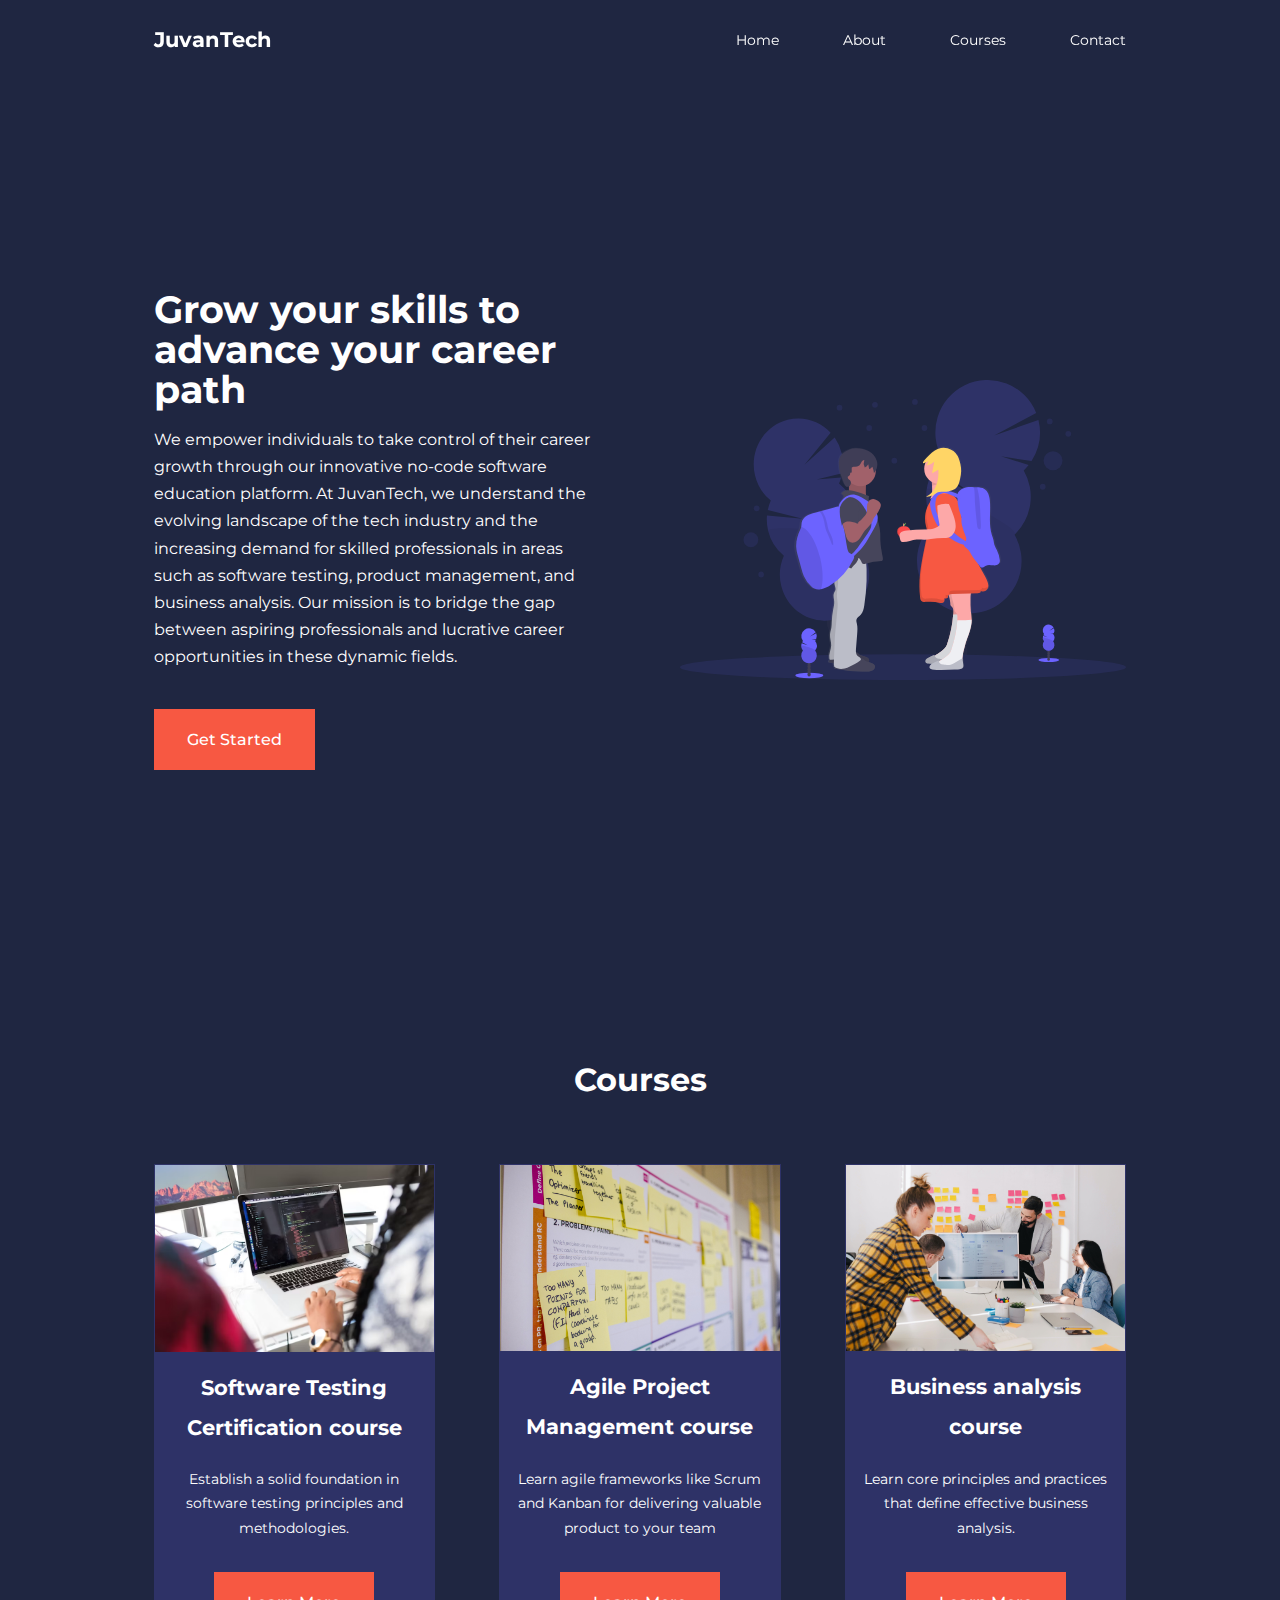
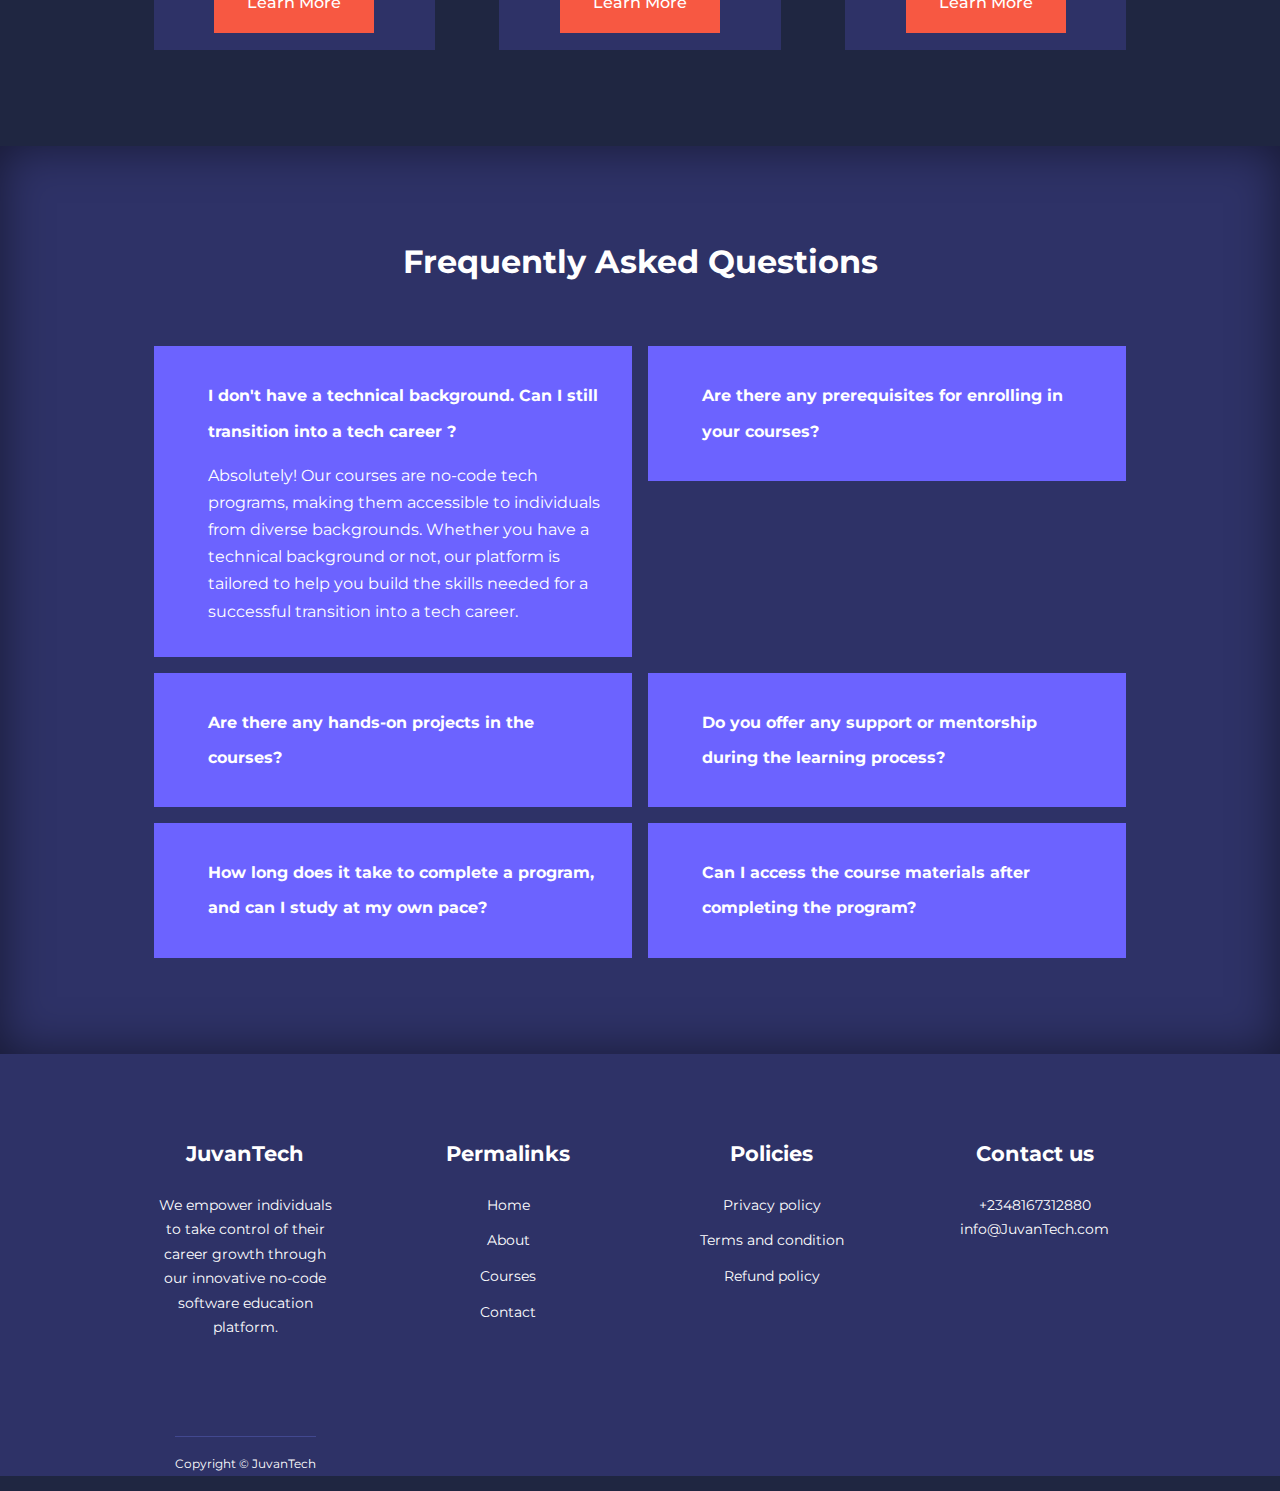
<file: index.html>
<!DOCTYPE html>
<html lang="en">
  <head>
    <meta charset="UTF-8" />
    <meta name="viewport" content="width=device-width, initial-scale=1.0" />
    <title>Education Website</title>
    <link rel="stylesheet" href="./style.css" />
    <!-- ICON SCOUT LINK -->
    <link
      rel="stylesheet"
      href="https://unicons.iconscout.com/release/v4.0.8/css/line.css"
    />

    <!-- GOOGLE FONT -->
    <link rel="preconnect" href="https://fonts.googleapis.com" />
    <link rel="preconnect" href="https://fonts.gstatic.com" crossorigin />
    <link
      href="https://fonts.googleapis.com/css2?family=Montserrat:ital,wght@0,300;0,400;0,500;0,600;0,700;0,900;1,800;1,900&display=swap"
      rel="stylesheet"
    />
  </head>
  <body>
    <nav>
      <div class="container nav__container">
        <a href="index.html"><h4>JuvanTech</h4></a>
        <ul class="nav__menu">
          <li><a href="index.html">Home</a></li>
          <li><a href="about.html">About</a></li>
          <li><a href="courses.html">Courses</a></li>
          <li><a href="contact.html">Contact</a></li>
        </ul>
        <button class="open-menu-btn"><i class="uil uil-bars"></i></button>
        <button class="close-menu-btn"><i class="uil uil-multiply"></i></button>
      </div>
    </nav>

    <!-- End of Navbar -->

    <header>
      <div class="container header__container">
        <div class="header__left">
          <h1>Grow your skills to advance your career path</h1>
          <p>
            We empower individuals to take control of their career growth
            through our innovative no-code software education platform. At
            JuvanTech, we understand the evolving landscape of the tech industry
            and the increasing demand for skilled professionals in areas such as
            software testing, product management, and business analysis. Our
            mission is to bridge the gap between aspiring professionals and
            lucrative career opportunities in these dynamic fields.
          </p>
          <a href="./courses.html" class="btn btn-primary">Get Started</a>
        </div>

        <div class="header__right">
          <div class="header__right-image">
            <img src="./website images/images/header.svg" alt="" />
          </div>
        </div>
      </div>
    </header>
    <!-- End of Header -->

    <!-- Courses section -->
    <section class="courses">
      <h2>Courses</h2>
      <div class="container courses__container">
        <article class="course">
          <div class="course__image">
            <img src="./website images/images/software testing.avif" alt="" />
            <div class="course__info">
              <h4>Software Testing Certification course</h4>
              <p>
                Establish a solid foundation in software testing principles and
                methodologies.
              </p>
              <a href="courses.html" class="btn btn-primary">Learn More</a>
            </div>
          </div>
        </article>

        <article class="course">
          <div class="course__image">
            <img src="./website images/images/Agile project image.jpg" alt="" />
            <div class="course__info">
              <h4>Agile Project Management course</h4>
              <p>
                Learn agile frameworks like Scrum and Kanban for delivering
                valuable product to your team
              </p>
              <a href="courses.html" class="btn btn-primary">Learn More</a>
            </div>
          </div>
        </article>

        <article class="course">
          <div class="course__image">
            <img src="./website images/images/Business analysis.jpg" alt="" />
            <div class="course__info">
              <h4>Business analysis course</h4>
              <p>
                Learn core principles and practices that define effective
                business analysis.
              </p>
              <a href="courses.html" class="btn btn-primary">Learn More</a>
            </div>
          </div>
        </article>
      </div>
    </section>

    <!-- Frequently asked Questions section -->

    <section class="faqs">
      <h2>Frequently Asked Questions</h2>
      <div class="container faqs__container">
        <article class="faq open">
          <div class="faq__icon"><i class="uil uil-plus"></i></div>
          <div class="question__answer">
            <h4>
              I don't have a technical background. Can I still transition into a
              tech career ?
            </h4>
            <p>
              Absolutely! Our courses are no-code tech programs, making them
              accessible to individuals from diverse backgrounds. Whether you
              have a technical background or not, our platform is tailored to
              help you build the skills needed for a successful transition into
              a tech career.
            </p>
          </div>
        </article>

        <article class="faq">
          <div class="faq__icon"><i class="uil uil-plus"></i></div>
          <div class="question__answer">
            <h4>Are there any prerequisites for enrolling in your courses?</h4>
            <p>
              All of our courses do not have strict prerequisites. We've
              designed them to be accessible to beginners while still providing
              valuable insights for those with some prior knowledge.
            </p>
          </div>
        </article>

        <article class="faq">
          <div class="faq__icon"><i class="uil uil-plus"></i></div>
          <div class="question__answer">
            <h4>Are there any hands-on projects in the courses?</h4>
            <p>
              Absolutely! Our courses include hands-on projects that simulate
              real-world scenarios. These projects are designed to reinforce
              your learning, allowing you to apply theoretical knowledge to
              practical situations. This approach ensures that you gain
              valuable, job-ready skills.
            </p>
          </div>
        </article>

        <article class="faq">
          <div class="faq__icon"><i class="uil uil-plus"></i></div>
          <div class="question__answer">
            <h4>
              Do you offer any support or mentorship during the learning
              process?
            </h4>
            <p>
              Yes, we provide support and mentorship throughout your learning
              journey. Our instructors are industry experts who are dedicated to
              helping you succeed. You can ask questions, participate in
              discussions, and seek guidance to enhance your understanding of
              the course materials.
            </p>
          </div>
        </article>

        <article class="faq">
          <div class="faq__icon"><i class="uil uil-plus"></i></div>
          <div class="question__answer">
            <h4>
              How long does it take to complete a program, and can I study at my
              own pace?
            </h4>
            <p>
              The duration of each program is 3 months which is equivalent to 24
              weekends (saturday and sunday).
            </p>
          </div>
        </article>

        <article class="faq">
          <div class="faq__icon"><i class="uil uil-plus"></i></div>
          <div class="question__answer">
            <h4>
              Can I access the course materials after completing the program?
            </h4>
            <p>
              Yes, once you've completed a course, you'll have continued access
              to the course materials. This allows you to review the content and
              revisit concepts
            </p>
          </div>
        </article>
      </div>
    </section>

    <!-- Footer section -->
    <footer class="footer">
      <div class="container footer__container">
        <div class="footer__1">
          <a href="index.html" class="footer__logo"><h4>JuvanTech</h4></a>
          <p>
            We empower individuals to take control of their career growth
            through our innovative no-code software education platform.
          </p>
        </div>

        <div class="footer__2">
          <h4>Permalinks</h4>
          <ul class="permalinks">
            <li><a href="index.html">Home</a></li>
            <li><a href="about.html">About</a></li>
            <li><a href="courses.html">Courses</a></li>
            <li><a href="contact.html">Contact</a></li>
          </ul>
        </div>

        <div class="footer__3">
          <h4>Policies</h4>
          <ul>
            <li><a href="#">Privacy policy</a></li>
            <li><a href="#">Terms and condition</a></li>
            <li><a href="#">Refund policy</a></li>
          </ul>
        </div>

        <div class="footer__4">
          <h4>Contact us</h4>
          <div>
            <p>+2348167312880</p>
            <p>info@JuvanTech.com</p>
          </div>
          <ul class="footer__socials">
            <li>
              <a href="#"><i class="uil uil-facebook-f"></i></a>
            </li>
            <li>
              <a
                href="https://www.instagram.com/juvantech?igsh=OGlzOXJjanlzODQz&utm_source=qr"
                ><i class="uil uil-instagram-alt"></i
              ></a>
            </li>
            <li>
              <a href="https://x.com/juvantech"
                ><i class="uil uil-twitter"></i
              ></a>
            </li>
            <li>
              <a href="#"><i class="uil uil-linkedin-alt"></i></a>
            </li>
          </ul>
        </div>
        <div class="footer__copyright">
          <small>Copyright &copy; JuvanTech</small>
        </div>
      </div>
    </footer>
    <script src="./main.js"></script>
  </body>
</html>
</file>
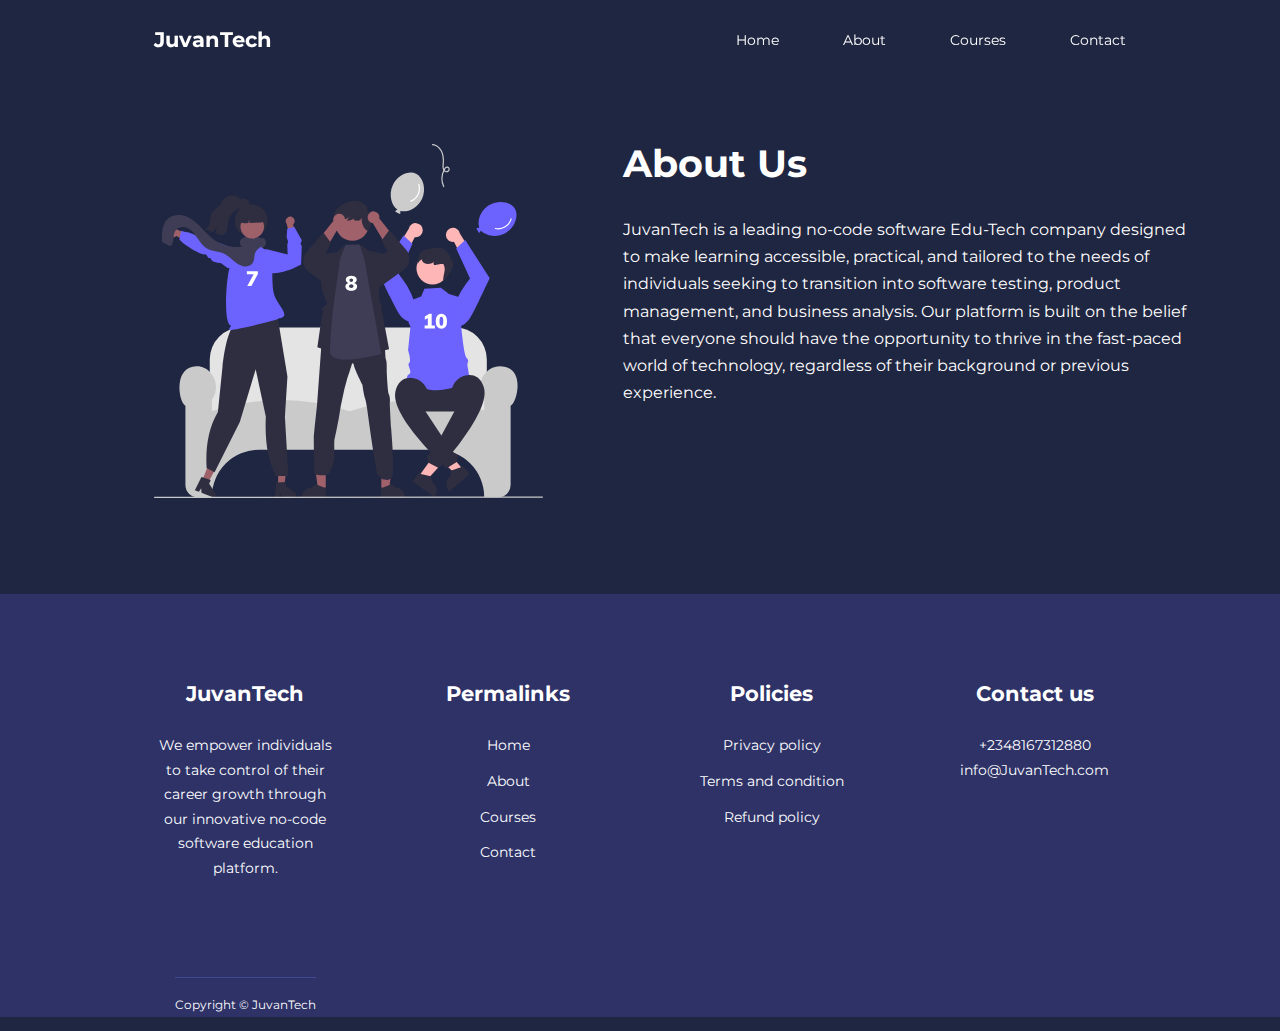
<file: about.html>
<!DOCTYPE html>
<html lang="en">
  <head>
    <meta charset="UTF-8" />
    <meta name="viewport" content="width=device-width, initial-scale=1.0" />
    <title>Education Website</title>
    <link rel="stylesheet" href="./style.css" />
    <link rel="stylesheet" href="./about.css" />
    <!-- ICON SCOUT LINK -->
    <link
      rel="stylesheet"
      href="https://unicons.iconscout.com/release/v4.0.8/css/line.css"
    />

    <!-- GOOGLE FONT -->
    <link rel="preconnect" href="https://fonts.googleapis.com" />
    <link rel="preconnect" href="https://fonts.gstatic.com" crossorigin />
    <link
      href="https://fonts.googleapis.com/css2?family=Montserrat:ital,wght@0,300;0,400;0,500;0,600;0,700;0,900;1,800;1,900&display=swap"
      rel="stylesheet"
    />
  </head>
  <body>
    <nav>
      <div class="container nav__container">
        <a href="index.html"><h4>JuvanTech</h4></a>
        <ul class="nav__menu">
          <li><a href="index.html">Home</a></li>
          <li><a href="about.html">About</a></li>
          <li><a href="courses.html">Courses</a></li>
          <li><a href="contact.html">Contact</a></li>
        </ul>
        <button class="open-menu-btn"><i class="uil uil-bars"></i></button>
        <button class="close-menu-btn"><i class="uil uil-multiply"></i></button>
      </div>
    </nav>

    <!-- End of Navbar -->

    <section class="about__achievements">
      <div class="container about__achievements-container">
        <div class="about__achievements-left">
          <img src="./website images/images/about achievements.svg" alt="" />
        </div>

        <div class="about__achievements-right">
          <h1>About Us</h1>
          <p>
            JuvanTech is a leading no-code software Edu-Tech company designed to
            make learning accessible, practical, and tailored to the needs of
            individuals seeking to transition into software testing, product
            management, and business analysis. Our platform is built on the
            belief that everyone should have the opportunity to thrive in the
            fast-paced world of technology, regardless of their background or
            previous experience.
          </p>
        </div>
      </div>
    </section>

    <!-- Footer section -->
    <footer class="footer">
      <div class="container footer__container">
        <div class="footer__1">
          <a href="index.html" class="footer__logo"><h4>JuvanTech</h4></a>
          <p>
            We empower individuals to take control of their career growth
            through our innovative no-code software education platform.
          </p>
        </div>

        <div class="footer__2">
          <h4>Permalinks</h4>
          <ul class="permalinks">
            <li><a href="index.html">Home</a></li>
            <li><a href="about.html">About</a></li>
            <li><a href="courses.html">Courses</a></li>
            <li><a href="contact.html">Contact</a></li>
          </ul>
        </div>

        <div class="footer__3">
          <h4>Policies</h4>
          <ul>
            <li><a href="#">Privacy policy</a></li>
            <li><a href="#">Terms and condition</a></li>
            <li><a href="#">Refund policy</a></li>
          </ul>
        </div>

        <div class="footer__4">
          <h4>Contact us</h4>
          <div>
            <p>+2348167312880</p>
            <p>info@JuvanTech.com</p>
          </div>
          <ul class="footer__socials">
            <li>
              <a href="#"><i class="uil uil-facebook-f"></i></a>
            </li>
            <li>
              <a
                href="https://www.instagram.com/juvantech?igsh=OGlzOXJjanlzODQz&utm_source=qr"
                ><i class="uil uil-instagram-alt"></i
              ></a>
            </li>
            <li>
              <a href="https://x.com/juvantech"
                ><i class="uil uil-twitter"></i
              ></a>
            </li>
            <li>
              <a href="#"><i class="uil uil-linkedin-alt"></i></a>
            </li>
          </ul>
        </div>
        <div class="footer__copyright">
          <small>Copyright &copy; JuvanTech</small>
        </div>
      </div>
    </footer>
    <script src="./main.js"></script>
  </body>
</html>
</file>
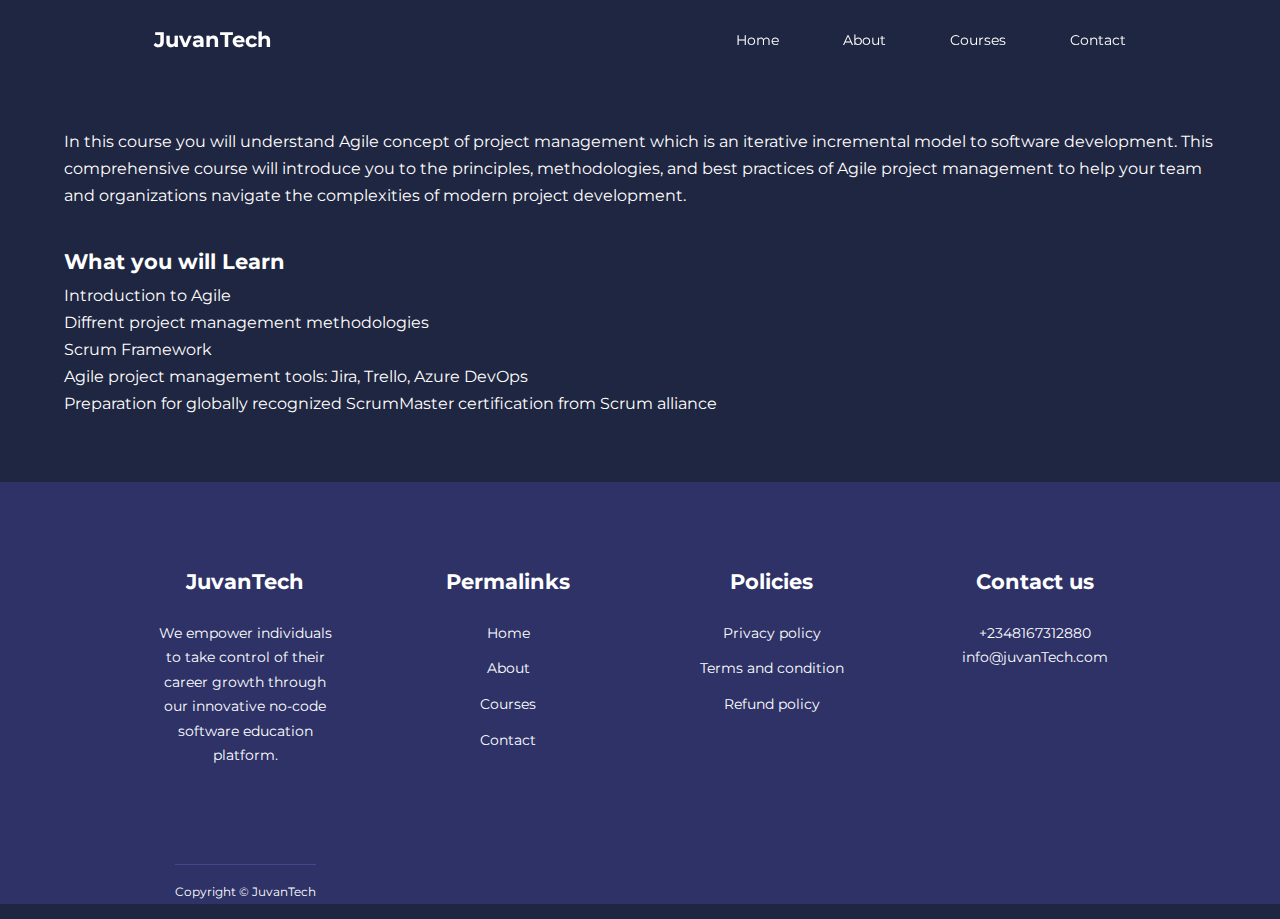
<file: agile.html>
<!DOCTYPE html>
<html lang="en">
  <head>
    <meta charset="UTF-8" />
    <meta name="viewport" content="width=device-width, initial-scale=1.0" />
    <title>Education Website</title>
    <link rel="stylesheet" href="./style.css" />
    <link rel="stylesheet" href="./testing.css" />
    <!-- ICON SCOUT LINK -->
    <link
      rel="stylesheet"
      href="https://unicons.iconscout.com/release/v4.0.8/css/line.css"
    />

    <!-- GOOGLE FONT -->
    <link rel="preconnect" href="https://fonts.googleapis.com" />
    <link rel="preconnect" href="https://fonts.gstatic.com" crossorigin />
    <link
      href="https://fonts.googleapis.com/css2?family=Montserrat:ital,wght@0,300;0,400;0,500;0,600;0,700;0,900;1,800;1,900&display=swap"
      rel="stylesheet"
    />
  </head>
  <body>
    <nav>
      <div class="container nav__container">
        <a href="index.html"><h4>JuvanTech</h4></a>
        <ul class="nav__menu">
          <li><a href="index.html">Home</a></li>
          <li><a href="about.html">About</a></li>
          <li><a href="courses.html">Courses</a></li>
          <li><a href="contact.html">Contact</a></li>
        </ul>
        <button class="open-menu-btn"><i class="uil uil-bars"></i></button>
        <button class="close-menu-btn"><i class="uil uil-multiply"></i></button>
      </div>
    </nav>

    <section class="testing">
      <div class="container__agiletesting">
        <p class="content__agile">
          In this course you will understand Agile concept of project management
          which is an iterative incremental model to software development. This
          comprehensive course will introduce you to the principles,
          methodologies, and best practices of Agile project management to help
          your team and organizations navigate the complexities of modern
          project development.
        </p>

        <div>
          <h4 class="headingText">What you will Learn</h4>
          <ul>
            <li>Introduction to Agile</li>
            <li>Diffrent project management methodologies</li>
            <li>Scrum Framework</li>
            <li>Agile project management tools: Jira, Trello, Azure DevOps</li>
            <li>
              Preparation for globally recognized ScrumMaster certification from
              Scrum alliance
            </li>
          </ul>
        </div>
      </div>
    </section>

    <!-- Footer section -->
    <footer class="footer">
      <div class="container footer__container">
        <div class="footer__1">
          <a href="index.html" class="footer__logo"><h4>JuvanTech</h4></a>
          <p>
            We empower individuals to take control of their career growth
            through our innovative no-code software education platform.
          </p>
        </div>

        <div class="footer__2">
          <h4>Permalinks</h4>
          <ul class="permalinks">
            <li><a href="index.html">Home</a></li>
            <li><a href="about.html">About</a></li>
            <li><a href="courses.html">Courses</a></li>
            <li><a href="contact.html">Contact</a></li>
          </ul>
        </div>

        <div class="footer__3">
          <h4>Policies</h4>
          <ul>
            <li><a href="#">Privacy policy</a></li>
            <li><a href="#">Terms and condition</a></li>
            <li><a href="#">Refund policy</a></li>
          </ul>
        </div>

        <div class="footer__4">
          <h4>Contact us</h4>
          <div>
            <p>+2348167312880</p>
            <p>info@juvanTech.com</p>
          </div>
          <ul class="footer__socials">
            <li>
              <a href="#"><i class="uil uil-facebook-f"></i></a>
            </li>
            <li>
              <a
                href="https://www.instagram.com/juvantech?igsh=OGlzOXJjanlzODQz&utm_source=qr"
                ><i class="uil uil-instagram-alt"></i
              ></a>
            </li>
            <li>
              <a href="https://x.com/juvantech"
                ><i class="uil uil-twitter"></i
              ></a>
            </li>
            <li>
              <a href="#"><i class="uil uil-linkedin-alt"></i></a>
            </li>
          </ul>
        </div>
        <div class="footer__copyright">
          <small>Copyright &copy; JuvanTech</small>
        </div>
      </div>
    </footer>
    <script src="./main.js"></script>
  </body>
</html>
</file>
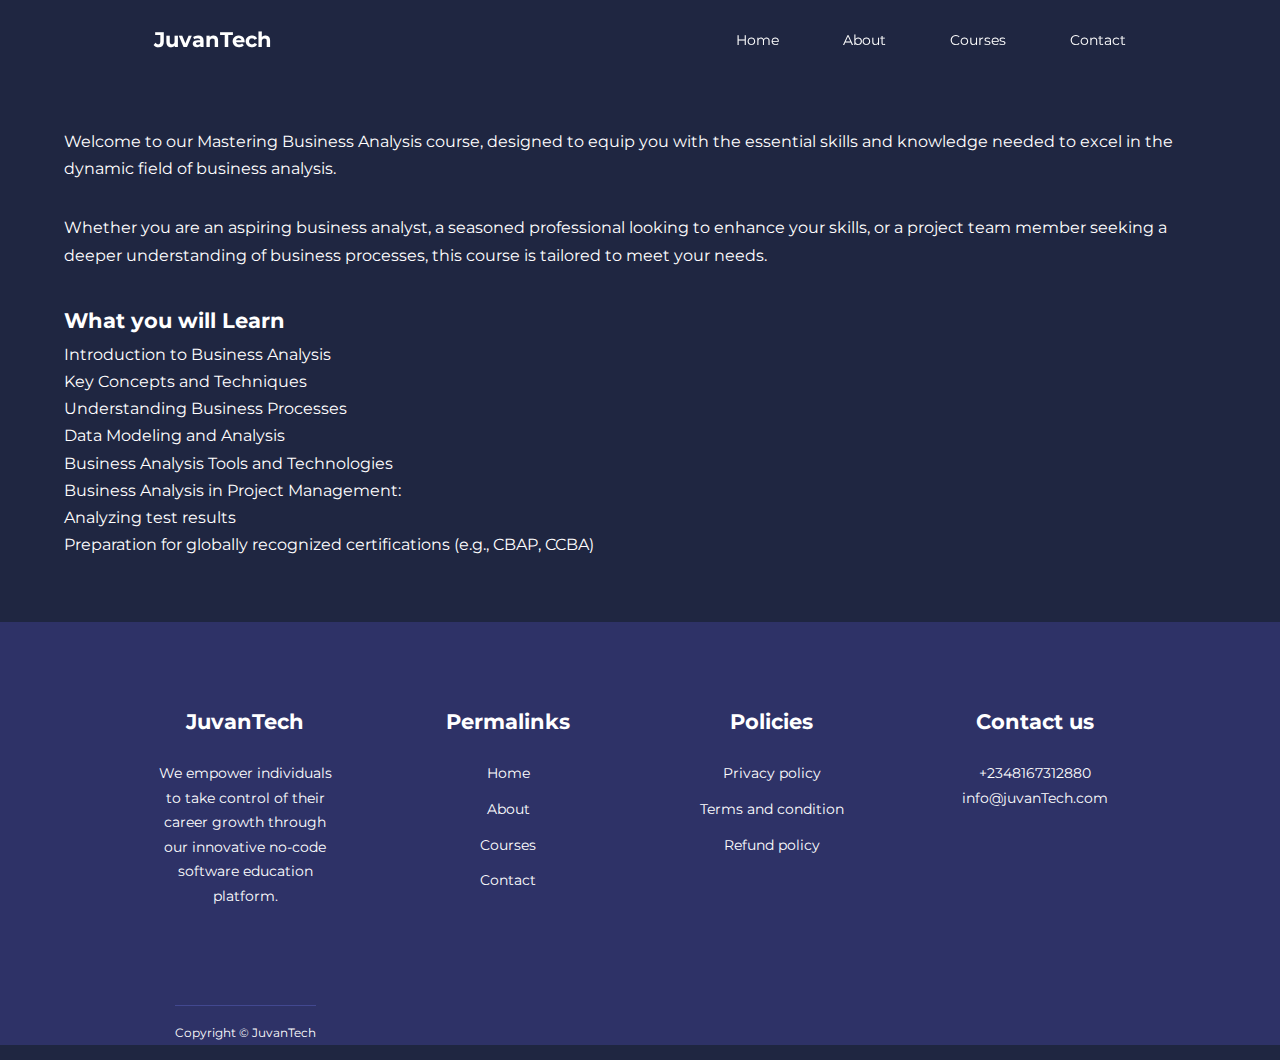
<file: businessanalysis.html>
<!DOCTYPE html>
<html lang="en">
  <head>
    <meta charset="UTF-8" />
    <meta name="viewport" content="width=device-width, initial-scale=1.0" />
    <title>Education Website</title>
    <link rel="stylesheet" href="./style.css" />
    <link rel="stylesheet" href="./testing.css" />
    <!-- ICON SCOUT LINK -->
    <link
      rel="stylesheet"
      href="https://unicons.iconscout.com/release/v4.0.8/css/line.css"
    />

    <!-- GOOGLE FONT -->
    <link rel="preconnect" href="https://fonts.googleapis.com" />
    <link rel="preconnect" href="https://fonts.gstatic.com" crossorigin />
    <link
      href="https://fonts.googleapis.com/css2?family=Montserrat:ital,wght@0,300;0,400;0,500;0,600;0,700;0,900;1,800;1,900&display=swap"
      rel="stylesheet"
    />
  </head>
  <body>
    <nav>
      <div class="container nav__container">
        <a href="index.html"><h4>JuvanTech</h4></a>
        <ul class="nav__menu">
          <li><a href="index.html">Home</a></li>
          <li><a href="about.html">About</a></li>
          <li><a href="courses.html">Courses</a></li>
          <li><a href="contact.html">Contact</a></li>
        </ul>
        <button class="open-menu-btn"><i class="uil uil-bars"></i></button>
        <button class="close-menu-btn"><i class="uil uil-multiply"></i></button>
      </div>
    </nav>

    <section class="testing">
      <div class="container__business">
        <p class="content__business">
          Welcome to our Mastering Business Analysis course, designed to equip
          you with the essential skills and knowledge needed to excel in the
          dynamic field of business analysis. 
          
          <div class="secondParagraph">
            Whether you are an aspiring business analyst, a seasoned professional looking to enhance your
            skills, or a project team member seeking a deeper understanding of
            business processes, this course is tailored to meet your needs.
          </div>
        </p>

        <div>
          <h4 class="headingText">What you will Learn</h4>
          <ul>
            <li>Introduction to Business Analysis</li>
            <li>Key Concepts and Techniques</li>
            <li>Understanding Business Processes</li>
            <li>Data Modeling and Analysis</li>
            <li>Business Analysis Tools and Technologies</li>
            <li>Business Analysis in Project Management:</li>
            <li>Analyzing test results</li>
            <li>
              Preparation for globally recognized certifications (e.g., CBAP,
              CCBA)
            </li>
          </ul>
        </div>
      </div>
    </section>

    <!-- Footer section -->
    <footer class="footer">
      <div class="container footer__container">
        <div class="footer__1">
          <a href="index.html" class="footer__logo"><h4>JuvanTech</h4></a>
          <p>
            We empower individuals to take control of their career growth
            through our innovative no-code software education platform.
          </p>
        </div>

        <div class="footer__2">
          <h4>Permalinks</h4>
          <ul class="permalinks">
            <li><a href="index.html">Home</a></li>
            <li><a href="about.html">About</a></li>
            <li><a href="courses.html">Courses</a></li>
            <li><a href="contact.html">Contact</a></li>
          </ul>
        </div>

        <div class="footer__3">
          <h4>Policies</h4>
          <ul>
            <li><a href="#">Privacy policy</a></li>
            <li><a href="#">Terms and condition</a></li>
            <li><a href="#">Refund policy</a></li>
          </ul>
        </div>

        <div class="footer__4">
          <h4>Contact us</h4>
          <div>
            <p>+2348167312880</p>
            <p>info@juvanTech.com</p>
          </div>
          <ul class="footer__socials">
            <li>
              <a href="#"><i class="uil uil-facebook-f"></i></a>
            </li>
            <li>
              <a href="https://www.instagram.com/juvantech?igsh=OGlzOXJjanlzODQz&utm_source=qr"><i class="uil uil-instagram-alt"></i></a>
            </li>
            <li>
              <a href="https://x.com/juvantech"><i class="uil uil-twitter"></i></a>
            </li>
            <li>
              <a href="#"><i class="uil uil-linkedin-alt"></i></a>
            </li>
          </ul>
        </div>
        <div class="footer__copyright">
          <small>Copyright &copy; JuvanTech</small>
        </div>
      </div>
    </footer>
    <script src="./main.js"></script>
  </body>
</html>
</file>
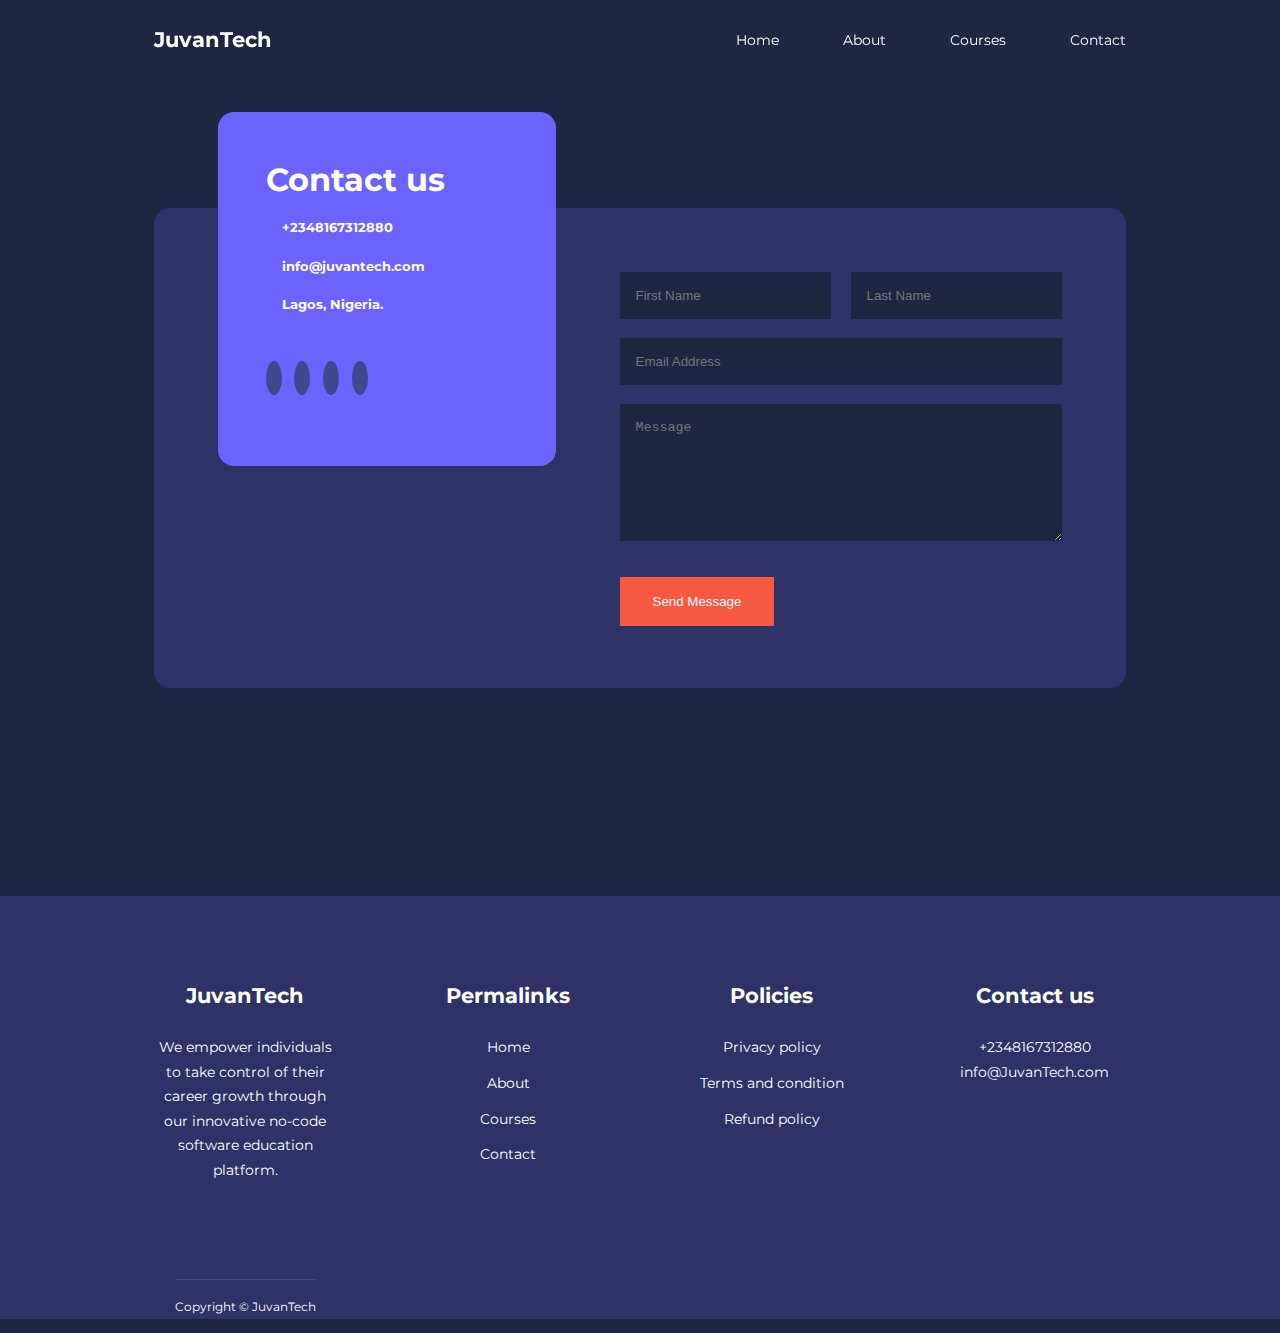
<file: contact.html>
<!DOCTYPE html>
<html lang="en">
  <head>
    <meta charset="UTF-8" />
    <meta name="viewport" content="width=device-width, initial-scale=1.0" />
    <title>Education Website</title>
    <link rel="stylesheet" href="./style.css" />
    <link rel="stylesheet" href="./contact.css" />
    <!-- ICON SCOUT LINK -->
    <link
      rel="stylesheet"
      href="https://unicons.iconscout.com/release/v4.0.8/css/line.css"
    />

    <!-- GOOGLE FONT -->
    <link rel="preconnect" href="https://fonts.googleapis.com" />
    <link rel="preconnect" href="https://fonts.gstatic.com" crossorigin />
    <link
      href="https://fonts.googleapis.com/css2?family=Montserrat:ital,wght@0,300;0,400;0,500;0,600;0,700;0,900;1,800;1,900&display=swap"
      rel="stylesheet"
    />
  </head>

  <body>
    <nav>
      <div class="container nav__container">
        <a href="index.html"><h4>JuvanTech</h4></a>
        <ul class="nav__menu">
          <li><a href="index.html">Home</a></li>
          <li><a href="about.html">About</a></li>
          <li><a href="courses.html">Courses</a></li>
          <li><a href="contact.html">Contact</a></li>
        </ul>
        <button class="open-menu-btn"><i class="uil uil-bars"></i></button>
        <button class="close-menu-btn"><i class="uil uil-multiply"></i></button>
      </div>
    </nav>

    <section class="contact">
      <div class="container contact__container">
        <aside class="contact__aside">
          <h2>Contact us</h2>

          <ul class="contact__details">
            <li>
              <i class="uil uil-phone-times"></i>
              <h5>+2348167312880</h5>
            </li>

            <li>
              <i class="uil uil-envelope"></i>
              <h5>info@juvantech.com</h5>
            </li>

            <li>
              <i class="uil uil-location-point"></i>
              <h5>Lagos, Nigeria.</h5>
            </li>
          </ul>

          <ul class="contact__socials">
            <li>
              <a href="https://facebook.com"
                ><i class="uil uil-facebook-f"></i
              ></a>
            </li>
            <li>
              <a href="#"><i class="uil uil-instagram-alt"></i></a>
            </li>
            <li>
              <a href="#"><i class="uil uil-twitter"></i></a>
            </li>
            <li>
              <a href="#"><i class="uil uil-linkedin-alt"></i></a>
            </li>
          </ul>
        </aside>

        <form
          action="https://formspree.io/f/xleqeona"
          method="POST"
          class="contact__form"
        >
          <div class="form__name">
            <input
              type="text"
              name="First Name"
              placeholder="First Name"
              required
            />
            <input
              type="text"
              name="Last Name"
              placeholder="Last Name"
              required
            />
          </div>

          <input
            type="email"
            name="Email Address"
            placeholder="Email Address"
            required
          />
          <textarea
            name="Message"
            rows="7"
            placeholder="Message"
            required
          ></textarea>
          <button type="submit" class="btn btn-primary">Send Message</button>
        </form>
      </div>
    </section>

    <!-- Footer section -->
    <footer class="footer">
      <div class="container footer__container">
        <div class="footer__1">
          <a href="index.html" class="footer__logo"><h4>JuvanTech</h4></a>
          <p>
            We empower individuals to take control of their career growth
            through our innovative no-code software education platform.
          </p>
        </div>

        <div class="footer__2">
          <h4>Permalinks</h4>
          <ul class="permalinks">
            <li><a href="index.html">Home</a></li>
            <li><a href="about.html">About</a></li>
            <li><a href="courses.html">Courses</a></li>
            <li><a href="contact.html">Contact</a></li>
          </ul>
        </div>

        <div class="footer__3">
          <h4>Policies</h4>
          <ul>
            <li><a href="#">Privacy policy</a></li>
            <li><a href="#">Terms and condition</a></li>
            <li><a href="#">Refund policy</a></li>
          </ul>
        </div>

        <div class="footer__4">
          <h4>Contact us</h4>
          <div>
            <p>+2348167312880</p>
            <p>info@JuvanTech.com</p>
          </div>
          <ul class="footer__socials">
            <li>
              <a href="#"><i class="uil uil-facebook-f"></i></a>
            </li>
            <li>
              <a
                href="https://www.instagram.com/juvantech?igsh=OGlzOXJjanlzODQz&utm_source=qr"
                ><i class="uil uil-instagram-alt"></i
              ></a>
            </li>
            <li>
              <a href="https://x.com/juvantech"
                ><i class="uil uil-twitter"></i
              ></a>
            </li>
            <li>
              <a href="#"><i class="uil uil-linkedin-alt"></i></a>
            </li>
          </ul>
        </div>
        <div class="footer__copyright">
          <small>Copyright &copy; JuvanTech</small>
        </div>
      </div>
    </footer>
    <script src="./main.js"></script>
  </body>
</html>
</file>
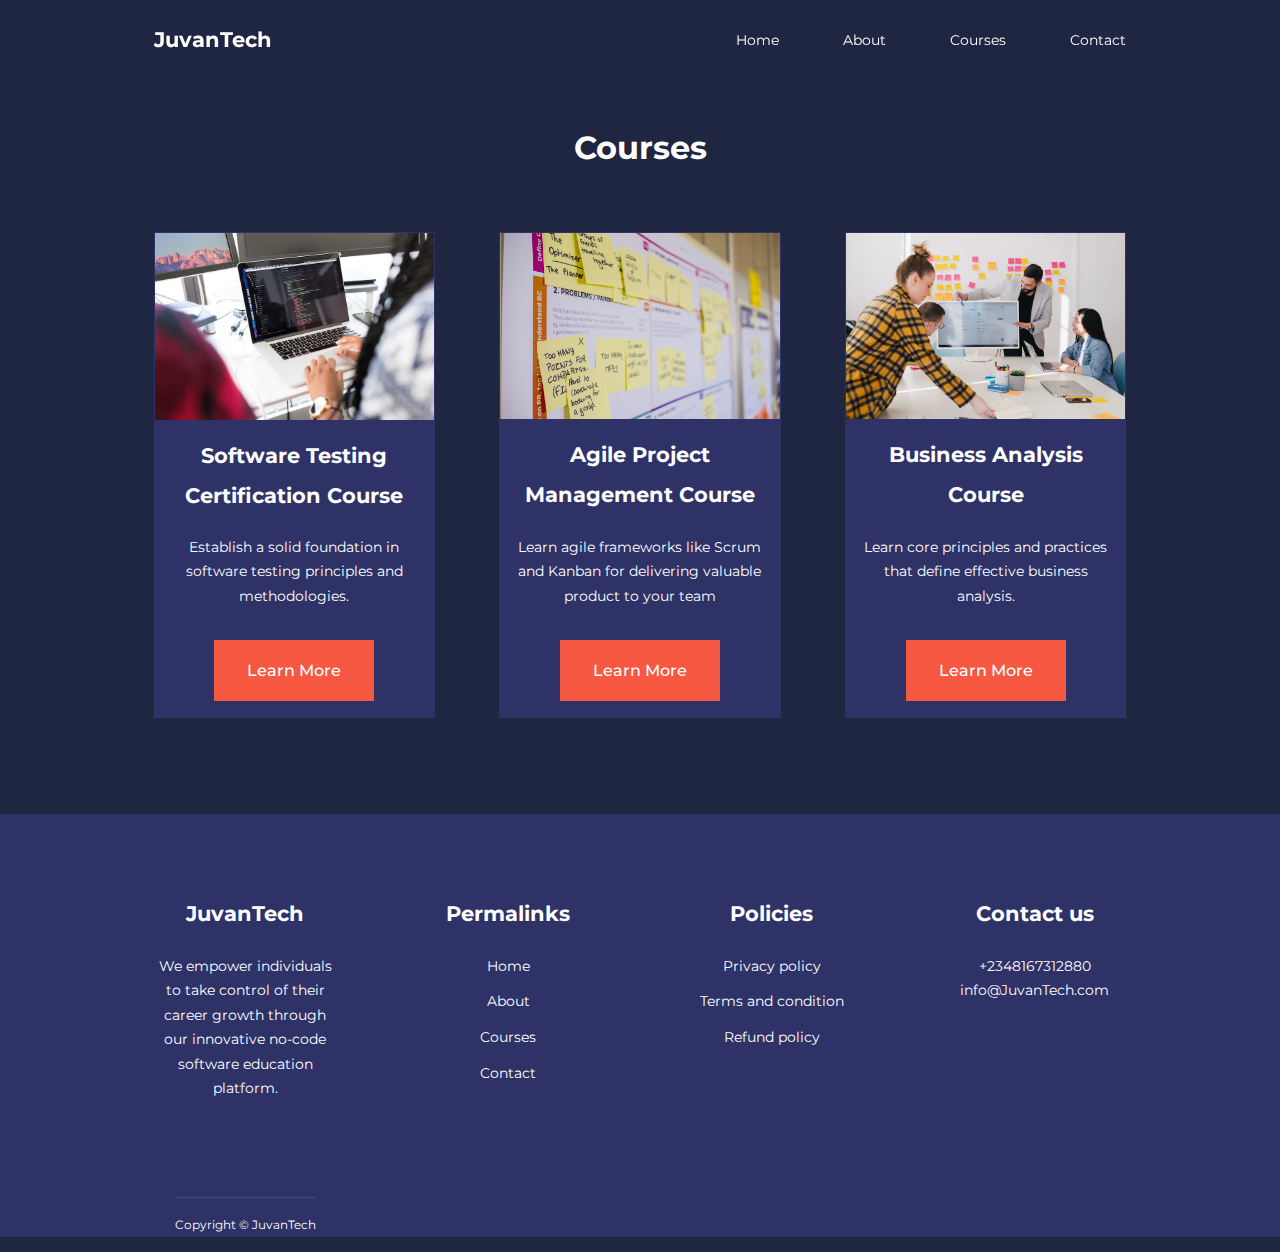
<file: courses.html>
<!DOCTYPE html>
<html lang="en">
  <head>
    <meta charset="UTF-8" />
    <meta name="viewport" content="width=device-width, initial-scale=1.0" />
    <title>Education Website</title>
    <link rel="stylesheet" href="./style.css" />
    <link rel="stylesheet" href="./courses.css" />
    <!-- ICON SCOUT LINK -->
    <link
      rel="stylesheet"
      href="https://unicons.iconscout.com/release/v4.0.8/css/line.css"
    />

    <!-- GOOGLE FONT -->
    <link rel="preconnect" href="https://fonts.googleapis.com" />
    <link rel="preconnect" href="https://fonts.gstatic.com" crossorigin />
    <link
      href="https://fonts.googleapis.com/css2?family=Montserrat:ital,wght@0,300;0,400;0,500;0,600;0,700;0,900;1,800;1,900&display=swap"
      rel="stylesheet"
    />
  </head>

  <body>
    <nav>
      <div class="container nav__container">
        <a href="index.html"><h4>JuvanTech</h4></a>
        <ul class="nav__menu">
          <li><a href="index.html">Home</a></li>
          <li><a href="about.html">About</a></li>
          <li><a href="courses.html">Courses</a></li>
          <li><a href="contact.html">Contact</a></li>
        </ul>
        <button class="open-menu-btn"><i class="uil uil-bars"></i></button>
        <button class="close-menu-btn"><i class="uil uil-multiply"></i></button>
      </div>
    </nav>

    <!-- Courses section -->
    <section class="courses">
      <h2>Courses</h2>
      <div class="container courses__container">
        <article class="course">
          <div class="course__image">
            <img src="./website images/images/software testing.avif" alt="" />
            <div class="course__info">
              <h4>Software Testing Certification Course</h4>
              <p>
                Establish a solid foundation in software testing principles and
                methodologies.
              </p>
              <a href="softwaretesting.html" class="btn btn-primary"
                >Learn More</a
              >
            </div>
          </div>
        </article>

        <article class="course">
          <div class="course__image">
            <img src="./website images/images/Agile project image.jpg" alt="" />
            <div class="course__info">
              <h4>Agile Project Management Course</h4>
              <p>
                Learn agile frameworks like Scrum and Kanban for delivering
                valuable product to your team
              </p>
              <a href="agile.html" class="btn btn-primary">Learn More</a>
            </div>
          </div>
        </article>

        <article class="course">
          <div class="course__image">
            <img src="./website images/images/Business analysis.jpg" alt="" />
            <div class="course__info">
              <h4>Business Analysis Course</h4>
              <p>
                Learn core principles and practices that define effective
                business analysis.
              </p>
              <a href="agile.html" class="btn btn-primary">Learn More</a>
            </div>
          </div>
        </article>
      </div>
    </section>

    <!-- Footer section -->
    <footer class="footer">
      <div class="container footer__container">
        <div class="footer__1">
          <a href="index.html" class="footer__logo"><h4>JuvanTech</h4></a>
          <p>
            We empower individuals to take control of their career growth
            through our innovative no-code software education platform.
          </p>
        </div>

        <div class="footer__2">
          <h4>Permalinks</h4>
          <ul class="permalinks">
            <li><a href="index.html">Home</a></li>
            <li><a href="about.html">About</a></li>
            <li><a href="courses.html">Courses</a></li>
            <li><a href="contact.html">Contact</a></li>
          </ul>
        </div>

        <div class="footer__3">
          <h4>Policies</h4>
          <ul>
            <li><a href="#">Privacy policy</a></li>
            <li><a href="#">Terms and condition</a></li>
            <li><a href="#">Refund policy</a></li>
          </ul>
        </div>

        <div class="footer__4">
          <h4>Contact us</h4>
          <div>
            <p>+2348167312880</p>
            <p>info@JuvanTech.com</p>
          </div>
          <ul class="footer__socials">
            <li>
              <a href="#"><i class="uil uil-facebook-f"></i></a>
            </li>
            <li>
              <a
                href="https://www.instagram.com/juvantech?igsh=OGlzOXJjanlzODQz&utm_source=qr"
                ><i class="uil uil-instagram-alt"></i
              ></a>
            </li>
            <li>
              <a href="https://x.com/juvantech"
                ><i class="uil uil-twitter"></i
              ></a>
            </li>
            <li>
              <a href="#"><i class="uil uil-linkedin-alt"></i></a>
            </li>
          </ul>
        </div>
        <div class="footer__copyright">
          <small>Copyright &copy; JuvanTech</small>
        </div>
      </div>
    </footer>
    <script src="./main.js"></script>
  </body>
</html>
</file>
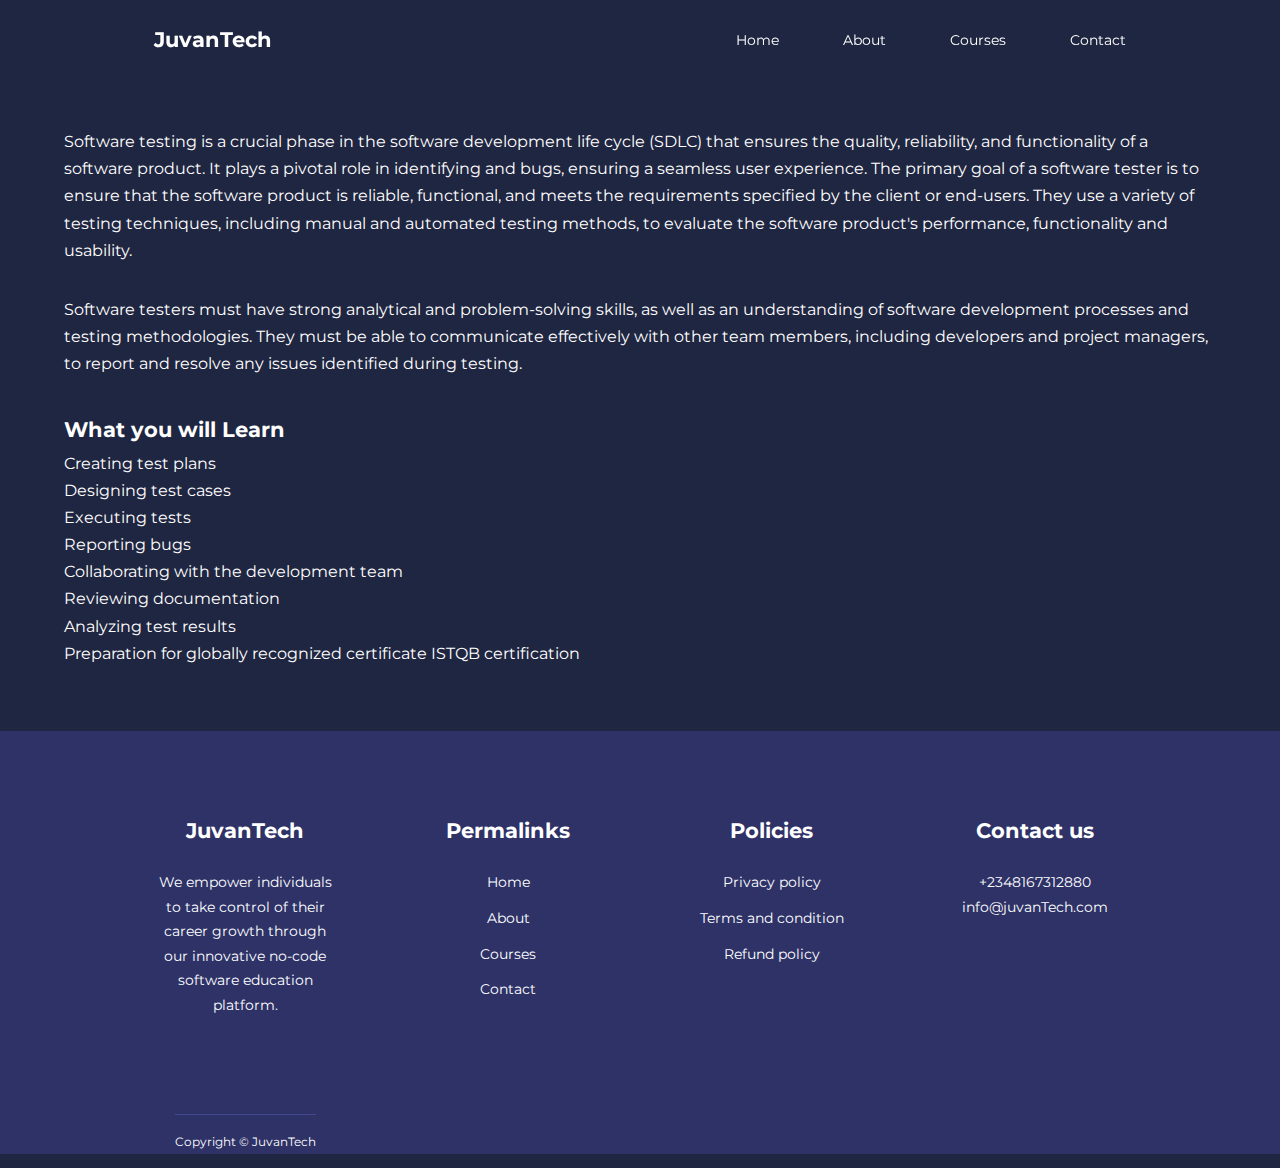
<file: softwaretesting.html>
<!DOCTYPE html>
<html lang="en">
  <head>
    <meta charset="UTF-8" />
    <meta name="viewport" content="width=device-width, initial-scale=1.0" />
    <title>Education Website</title>
    <link rel="stylesheet" href="./style.css" />
    <link rel="stylesheet" href="./testing.css" />
    <!-- ICON SCOUT LINK -->
    <link
      rel="stylesheet"
      href="https://unicons.iconscout.com/release/v4.0.8/css/line.css"
    />

    <!-- GOOGLE FONT -->
    <link rel="preconnect" href="https://fonts.googleapis.com" />
    <link rel="preconnect" href="https://fonts.gstatic.com" crossorigin />
    <link
      href="https://fonts.googleapis.com/css2?family=Montserrat:ital,wght@0,300;0,400;0,500;0,600;0,700;0,900;1,800;1,900&display=swap"
      rel="stylesheet"
    />
  </head>
  <body>
    <nav>
      <div class="container nav__container">
        <a href="index.html"><h4>JuvanTech</h4></a>
        <ul class="nav__menu">
          <li><a href="index.html">Home</a></li>
          <li><a href="about.html">About</a></li>
          <li><a href="courses.html">Courses</a></li>
          <li><a href="contact.html">Contact</a></li>
        </ul>
        <button class="open-menu-btn"><i class="uil uil-bars"></i></button>
        <button class="close-menu-btn"><i class="uil uil-multiply"></i></button>
      </div>
    </nav>

    <section class="testing">
      <div class="container__testing">
        <p class="content">
          Software testing is a crucial phase in the software development life
          cycle (SDLC) that ensures the quality, reliability, and functionality
          of a software product. It plays a pivotal role in identifying and
          bugs, ensuring a seamless user experience. 

          The primary goal of a software tester is to ensure that the software product is reliable, functional, and meets the requirements specified by the client or end-users. They use a variety of testing techniques, including manual and automated testing methods, to evaluate the software product's performance, functionality and usability.

            <div class="secondParagraph">Software testers must have strong analytical and problem-solving skills, as well as an understanding of software development processes and testing methodologies. They must be able to communicate effectively with other team members, including developers and project managers, to report and resolve any issues identified during testing.</div>
        </p>
      </div>

        <div>
            <h4 class="headingText">What you will Learn </h4>
            <ul>
                <li>Creating test plans</li>
                <li>Designing test cases</li>
                <li>Executing tests</li>
                <li>Reporting bugs</li>
                <li>Collaborating with the development team</li>
                <li>Reviewing documentation</li>
                <li>Analyzing test results</li>
                <li>Preparation for globally recognized certificate ISTQB certification</li>
            </ul>
        </div>
    </section>

    <!-- Footer section -->
    <footer class="footer">
      <div class="container footer__container">
        <div class="footer__1">
          <a href="index.html" class="footer__logo"><h4>JuvanTech</h4></a>
          <p>
            We empower individuals to take control of their career growth
            through our innovative no-code software education platform.
          </p>
        </div>

        <div class="footer__2">
          <h4>Permalinks</h4>
          <ul class="permalinks">
            <li><a href="index.html">Home</a></li>
            <li><a href="about.html">About</a></li>
            <li><a href="courses.html">Courses</a></li>
            <li><a href="contact.html">Contact</a></li>
          </ul>
        </div>

        <div class="footer__3">
          <h4>Policies</h4>
          <ul>
            <li><a href="#">Privacy policy</a></li>
            <li><a href="#">Terms and condition</a></li>
            <li><a href="#">Refund policy</a></li>
          </ul>
        </div>

        <div class="footer__4">
          <h4>Contact us</h4>
          <div>
            <p>+2348167312880</p>
            <p>info@juvanTech.com</p>
          </div>
          <ul class="footer__socials">
            <li>
              <a href="#"><i class="uil uil-facebook-f"></i></a>
            </li>
            <li>
              <a href="https://www.instagram.com/juvantech?igsh=OGlzOXJjanlzODQz&utm_source=qr"><i class="uil uil-instagram-alt"></i></a>
            </li>
            <li>
              <a href="https://x.com/juvantech"><i class="uil uil-twitter"></i></a>
            </li>
            <li>
              <a href="#"><i class="uil uil-linkedin-alt"></i></a>
            </li>
          </ul>
        </div>
        <div class="footer__copyright">
          <small>Copyright &copy; JuvanTech</small>
        </div>
      </div>
    </footer>
    <script src="./main.js"></script>
  </body>
</html>
</file>
<file: style.css>
* {
  margin: 0;
  padding: 0;
  border: 0;
  outline: 0;
  text-decoration: none;
  list-style-type: none;
  box-sizing: border-box;
}

:root {
  --color-primary: #6c63ff;
  --color-success: #00bf8e;
  --color-warning: #f7c94b;
  --color-danger: #f75842;
  --color--danger-variant: rgba(247, 88, 66, 0.4);
  --color-white: #ffffff;
  --color-light: rgba(255, 255, 255, 0.7);
  --color-black: #000;
  --color-bg: #1f2641;
  --color-bg1: #2e3267;
  --color-bg2: #424890;

  --container-width-large: 76%;
  --container-width-md: 90%;
  --container-width-sm: 94%;

  --transition: all 400ms ease;
}

body {
  font-family: "montserrat", sans-serif;
  line-height: 1.7;
  color: var(--color-white);
  background: var(--color-bg);
}

a {
  color: var(--color-white);
}

.container {
  width: var(--container-width-large);
  margin: 0 auto;
}

section {
  padding: 6rem 0;
}

section h2 {
  text-align: center;
  margin-bottom: 4rem;
}

section.courses {
  padding: 0rem 0rem 6rem 0rem;
}

h1,
h2,
h3,
h4 {
  line-height: 2.5rem;
}

h1 {
  font-size: 2.4rem;
}

h2 {
  font-size: 2rem;
}

h4 {
  font-size: 1.3rem;
}

img {
  width: 100%;
  display: block;
  object-fit: cover;
}

.btn {
  display: inline-block;
  background-color: var(--color-white);
  color: var(--color-black);
  padding: 1rem 2rem;
  border: 1px solid transparent;
  font-weight: 500;
  transition: var(--transition);
}

.btn:hover {
  background: transparent;
  color: var(--color-white);
  border-color: var(--color-white);
}

.btn-primary {
  background: var(--color-danger);
  /* background: var(--color-primary); */
  color: var(--color-white);
}

/* NAVBAR */

nav {
  background: transparent;
  width: 100vw;
  height: 5rem;
  position: fixed;
  top: 0;
  z-index: 11;
}

/* Change navbar style on scroll */
.window-scroll {
  background: var(--color-primary);
  box-shadow: 0 1rem 2rem rgba(0, 0, 0, 0.2);
}

.nav__container {
  height: 100%;
  display: flex;
  justify-content: space-between;
  align-items: center;
}

nav button {
  display: none;
}

nav button .close-menu-btn {
  display: none;
}

.nav__menu {
  display: flex;
  align-items: center;
  gap: 4rem;
}

.nav__menu a {
  font-size: 0.9rem;
  transition: var(--transition);
}

.nav__menu a:hover {
  color: var(--color-bg2);
}

/* HEADER */
header {
  position: relative;
  top: 5rem;
  overflow: hidden;
  height: 100vh;
  margin-bottom: 5rem;
}

.header__container {
  display: grid;
  grid-template-columns: 1fr 1fr;
  align-items: center;
  gap: 5rem;
  height: 100%;
}

.header__left p {
  margin: 1rem 0 2.4rem;
}

/* Courses */
.courses {
  margin-top: 10rem;
}

.courses__container {
  display: grid;
  grid-template-columns: repeat(3, 1fr);
  gap: 4rem;
}

.course {
  background: var(--color-bg1);
  text-align: center;
  border: 1px solid transparent;
  transition: var(--transition);
}

.course:hover {
  background: transparent;
  border-color: var(--color-primary);
}

.course__info {
  padding: 1rem;
}

.course__info p {
  margin: 1.2rem 0 2rem;
  font-size: 0.9rem;
}

/* Frequently asked questions section */

.faqs {
  background: var(--color-bg1);
  box-shadow: inset 0 0 3rem rgba(0, 0, 0, 0.5);
}

.faqs__container {
  display: grid;
  grid-template-columns: 1fr 1fr;
  gap: 1rem;
}

.faq {
  padding: 2rem;
  display: flex;
  align-items: center;
  gap: 1.4rem;
  height: fit-content;
  background: var(--color-primary);
  cursor: pointer;
}

.faq h4 {
  font-size: 1rem;
  line-height: 2.2;
}

.faq__icon {
  align-self: flex-start;
  font-size: 1.2rem;
}

.faq p {
  display: none;
  margin-top: 0.8rem;
}

.faq.open p {
  display: block;
}

/* Footer */
footer {
  background: var(--color-bg1);
  padding-top: 5rem;
  font-size: 0.9rem;
}

.footer__container {
  display: grid;
  grid-template-columns: repeat(4, 1fr);
  gap: 5rem;
  text-align: center;
}

.footer__container > div h4 {
  margin-bottom: 1.2rem;
}

.footer__1 p {
  margin: 0 0 2rem;
}

footer ul li {
  margin-bottom: 0.7rem;
}

footer ul li a:hover {
  text-decoration: underline;
}

.footer__socials {
  display: flex;
  gap: 1rem;
  font-size: 1.2rem;
  margin-top: 2rem;
}

.footer__copyright small {
  text-align: center;
  margin-top: 4rem;
  padding: 1.2rem 0;
  border-top: 1px solid var(--color-bg2);
}

/* Media queries Tablet screen */

@media screen and (max-width: 1024px) {
  .container {
    width: var(--container-width-md);
  }

  h1 {
    font-size: 2.2rem;
  }

  h2 {
    font-size: 1.7rem;
  }

  h3 {
    font-size: 1.4rem;
  }

  h4 {
    font-size: 1.2rem;
  }

  /* Navbar */
  nav button {
    display: inline-block;
    background: transparent;
    font-size: 1.8rem;
    color: var(--color-white);
    cursor: pointer;
  }

  .close-menu-btn {
    display: none;
  }

  .nav__menu {
    position: fixed;
    top: 5rem;
    right: 15%;
    height: fit-content;
    width: 18rem;
    flex-direction: column;
    gap: 0;
    display: none;
  }

  .nav__menu li {
    width: 100%;
    height: 5.8rem;
    animation: animateNavItems 400ms linear forwards;
    transform-origin: top right;
    opacity: 0;
  }

  .nav__menu li:nth-child(2) {
    animation-delay: 200ms;
  }

  .nav__menu li:nth-child(3) {
    animation-delay: 400ms;
  }

  .nav__menu li:nth-child(4) {
    animation-delay: 600ms;
  }

  @keyframes animateNavItems {
    0% {
      transform: rotateZ(-90deg) rotateX(90deg) scale(0.1);
    }

    100% {
      transform: rotateZ(0) rotateX(0) scale(1);
      opacity: 1;
    }
  }

  .nav__menu li a {
    background: var(--color-primary);
    box-shadow: -4rem 6rem 10rem rgba(0, 0, 0, 0.6);
    width: 100%;
    height: 100%;
    display: grid;
    place-items: center;
  }

  .nav__menu li a:hover {
    background: var(--color-bg2);
    color: var(--color-white);
  }

  header {
    margin-bottom: 4rem;
  }

  .header__container {
    gap: 0;
    padding-bottom: 3rem;
  }

  /* categories */

  .categories {
    height: auto;
  }

  .categories__container {
    grid-template-columns: 1fr;
    gap: 3rem;
  }

  .categories__left {
    margin-right: 0;
  }

  .courses {
    margin-top: 0;
  }

  .courses__container {
    grid-template-columns: 1fr 1fr;
  }

  /* Frequently asked questions */
  .faqs__container {
    grid-template-columns: 1fr;
  }

  .faq {
    padding: 1.5rem;
  }

  /* .footer__container {
    grid-template-columns: 1fr 1fr;
  } */
}

/* Media queries for phone screen */
@media screen and (max-width: 600px) {
  .container {
    width: var(--container-width-sm);
  }

  .nav__menu {
    right: 3%;
  }

  header {
    height: 100vh;
  }

  .header__container {
    grid-template-columns: 1fr;
    text-align: center;
    margin-top: 0;
  }

  .header__left p {
    margin-bottom: 3rem;
  }

  /* categories */
  .categories__right {
    grid-template-columns: 1fr 1fr;
    gap: 0.7rem;
  }

  .category {
    padding: 1rem;
    border-radius: 1rem;
  }
  /* courses */

  .courses__container {
    grid-template-columns: 1fr;
  }

  .footer__container {
    grid-template-columns: 1fr;
    text-align: center;
    gap: 2rem;
  }

  .footer__1 p {
    margin: 1rem auto;
  }

  .footer__socials {
    justify-content: center;
  }
}
</file>
<file: about.css>
.about__achievements {
  margin-top: 3rem;
}

.about__achievements-container {
  display: grid;
  grid-template-columns: 40% 60%;
  gap: 5rem;
}

.about__achievements-container > p {
  margin: 1.6rem 0 2.5rem;
}

.about__achievements-right p {
  margin-top: 2rem;
}

/* Media queries Tablet screen */

@media screen and (max-width: 1024px) {
  .about__achievements {
    margin-top: 2rem;
  }

  .about__achievements-container {
    grid-template-columns: 1fr;
    gap: 4rem;
  }

  .about__achievements-left {
    width: 80%;
    margin: 0 auto;
  }
}

/* Media queries Mobile screen */
</file>
<file: testing.css>
.testing {
  margin-top: 4rem;
  padding: 4rem;
}

.secondParagraph {
  margin-top: 2rem;
}

.headingText {
  margin-top: 2rem;
}
</file>
<file: contact.css>
.contact__container {
  background: var(--color-bg1);
  padding: 4rem;
  display: grid;
  grid-template-columns: 40% 60%;
  gap: 4rem;
  height: 30rem;
  margin: 7rem auto;
  border-radius: 1rem;
}

.contact__aside {
  background: var(--color-primary);
  padding: 3rem;
  position: relative;
  bottom: 10rem;
  border-radius: 1rem;
}

.contact__aside h2 {
  text-align: left;
  margin-bottom: 1rem;
}

.contact__aside p {
  font-size: 0.9rem;
  margin-bottom: 2rem;
}

.contact__details li {
  display: flex;
  gap: 1rem;
  align-items: center;
  margin-bottom: 1rem;
}

.contact__socials {
  display: flex;
  gap: 0.8rem;
  margin-top: 3rem;
}

.contact__socials a {
  background: var(--color-bg2);
  padding: 0.5rem;
  border-radius: 50%;
  font-size: 0.9rem;
  transition: var(--transition);
}

.contact__socials a:hover {
  background: transparent;
}

form {
  display: flex;
  flex-direction: column;
  gap: 1.2rem;
  margin-right: 4rem;
}

.form__name {
  display: flex;
  gap: 1.2rem;
}

.contact__form input[type="text"] {
  width: 50%;
}

input,
textarea {
  width: 100%;
  padding: 1rem;
  background: var(--color-bg);
  color: var(--color-white);
}

form button {
  width: max-content;
  margin-top: 1rem;
  cursor: pointer;
}

/* Media queries for tablet*/
@media screen and (max-width: 1024px) {
  .contact {
    padding-bottom: 0;
  }
  .contact__container {
    gap: 1.5rem;
    margin-top: 3rem;
    height: auto;
    padding: 1.5rem;
  }

  .contact__aside {
    width: auto;
    padding: 1.5rem;
    bottom: 0;
  }

  .contact__form {
    align-self: center;
    margin-right: 1.5rem;
  }
}

/* media queries mobile */
@media screen and (max-width: 600px) {
  .contact__container {
    grid-template-columns: 1fr;
    gap: 3rem;
    margin-top: 0;
    padding: 0;
  }

  .contact__form {
    margin: 0 1.5rem 3rem;
  }
}
</file>
<file: courses.css>
.courses {
  margin-top: 1rem;
}

.courses h2 {
  margin-top: 8rem;
}
</file>
